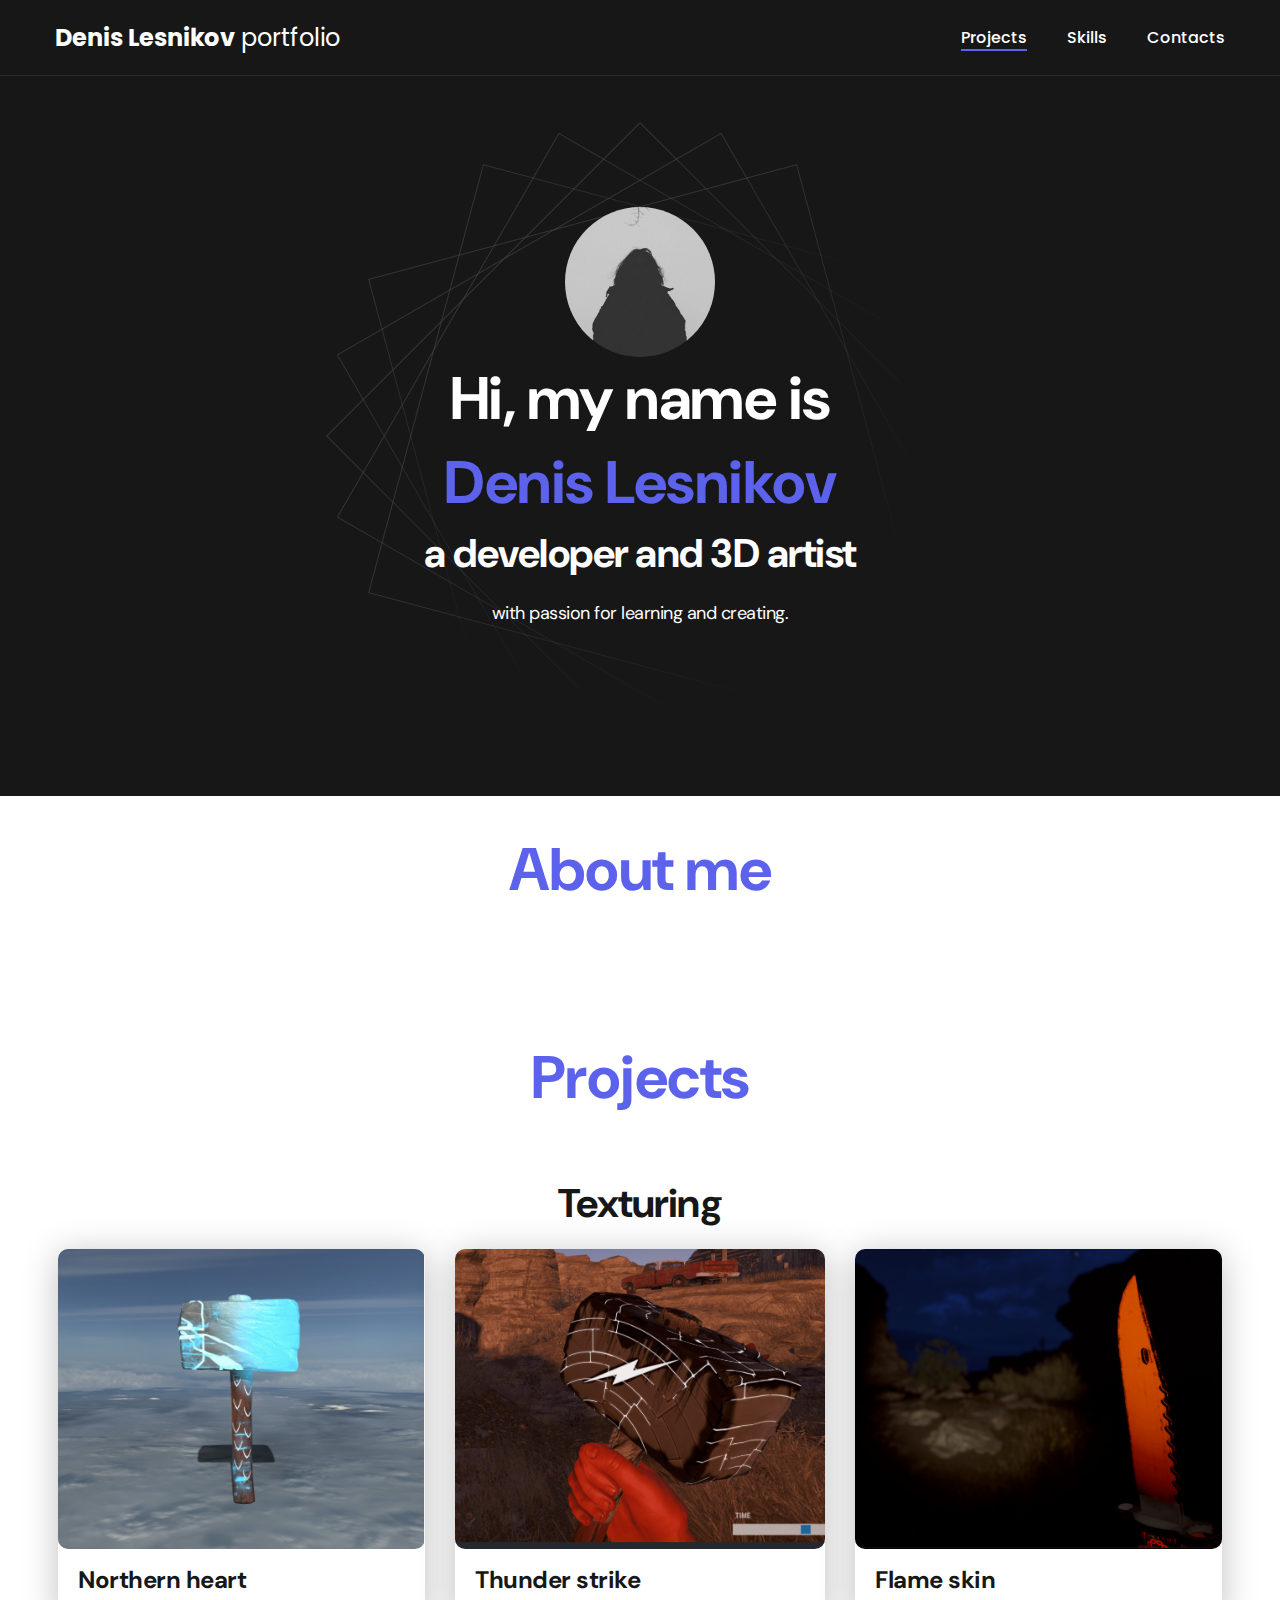
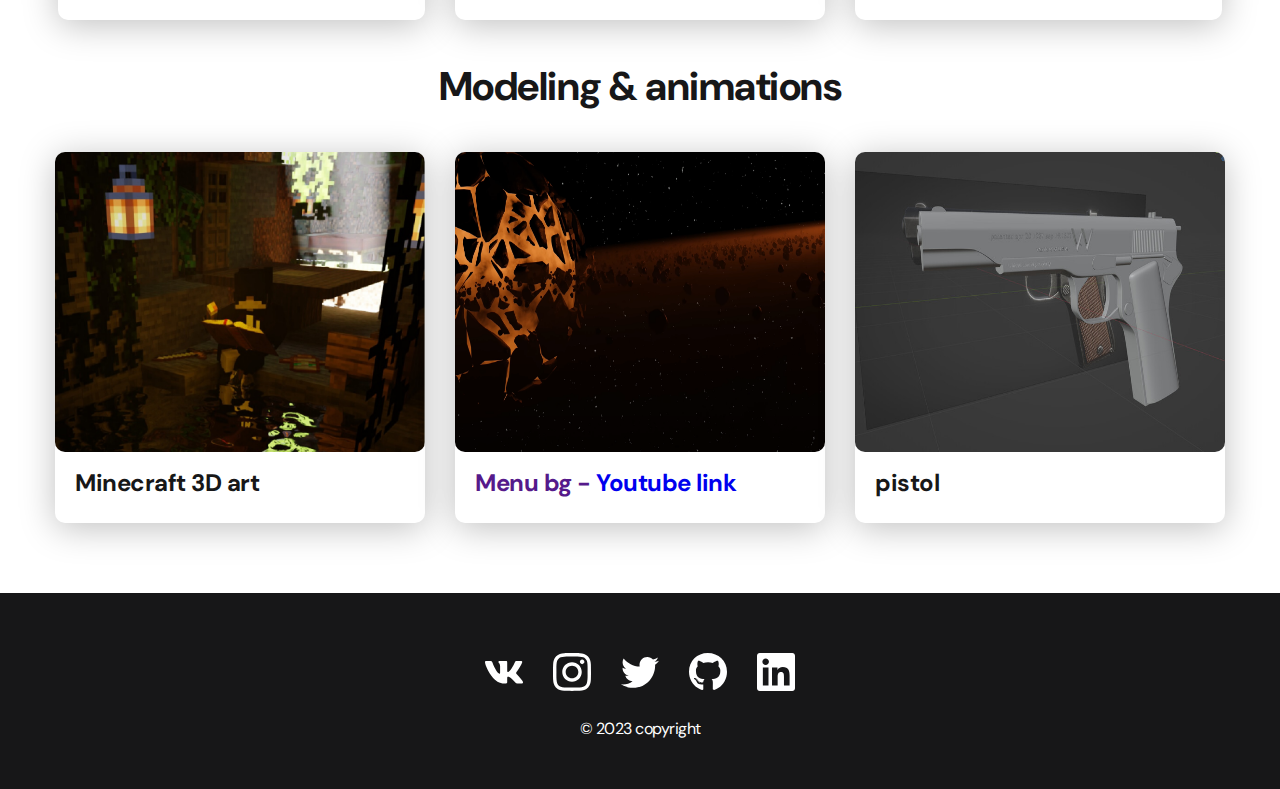
<file: index.html>
<!DOCTYPE html>
<html lang="en">
<head>
    <meta charset="UTF-8">
    <meta http-equiv="X-UA-Compatible" content="IE=edge">
    <meta name="viewport" content="width=device-width, initial-scale=1.0">
    <title>Denis Lesnikov - portfolio</title>
    <link rel="stylesheet" href="./css/main.css">
</head>
<body>
    <nav class="nav">
        <div class="container">
            <div class="nav-row">
                <a href="./index.html" class="logo"><strong>Denis Lesnikov</strong> portfolio</a>

               

                <ul class="nav-list">
                    <li class="nav-list__item"><a href="./index.html" class="nav-list__link nav-list__link--active">Projects</a></li>
                    <li class="nav-list__item"><a href="./skills.html" class="nav-list__link">Skills</a></li>
                    <li class="nav-list__item"><a href="./contacts.html" class="nav-list__link">Contacts</a></li>
                </ul>
            </div>
        </div>
    </nav>

    <header class="header">
        <div class="header__wrapper">
            <div class="avatar">
                <img  class= "avatar_img" src="img/avatar.jpg" alt="Avatar">
            </div>
            <h1 class="header__title">
                <strong>Hi, my name is <em><br>Denis Lesnikov</em></strong><br>
                a developer and 3D artist
            </h1>
            <div class="header__text">
                <p>with passion for learning and creating.</p>
            </div>
          
        </div>
    </header>
    <main class="section2">
        <div class="container">
            <h2 class="title-1">About me</h2>
        </div>
    </main>
    
    <main class="section">
        <div class="container">
            
            <h2 class="title-1">Projects</h2>
            <center><h2 class="title-2">Texturing</h2></center>
            <ul class="projects">

                <li class="project">
                    <a href="./project-page.html">
                        <img src="./img/projects/frozen.png" alt="Project img" class="project__img">
                        <h3 class="project__title">Northern heart</h3>
                    </a>
                </li>

                <li class="project">
                    <a href="./project-page.html">
                        <img src="./img/projects/thunder strike.png" alt="Project img" class="project__img">
                        <h3 class="project__title">Thunder strike</h3>
                    </a>
                </li>
                
                <li class="project">
                    <a href="./project-page.html">
                        <img src="./img/projects/flame.png" alt="Project img" class="project__img">
                        <h3 class="project__title">Flame skin</h3>
                    </a>
                </li>

            
            </ul>
            <center><h2 class="title-2 project2">Modeling & animations</h2></center>
            <ul class="projects">

                <li class="project">
                    <a href="./project-page.html">
                        <img src="./img/projects/Minecraft.jpg" alt="Project img" class="project__img">
                        <h3 class="project__title">Minecraft 3D art</h3>
                    </a>
                </li>

                <li class="project">
                    <a href="">
                        <img src="./img/projects/planeta.png" alt="Project img" class="project__img">
                        <h3 class="project__title">Menu bg - <a href="https://youtu.be/oAL6MAWAD1Q?t=140">Youtube link</a></h3>
                    </a>
                </li>
                
                <li class="project">
                    <a href="./project-page.html">
                        <img src="./img/projects/pistol.jpg" alt="Project img" class="project__img">
                        <h3 class="project__title">pistol</h3>
                    </a>
                </li>

            
            </ul>
        </div>
    </main>

    <footer class="footer">
        <div class="container">
            <div class="footer__wrapper">
                <ul class="social">
                    <li class="social__item"><a href="#!"><img src="./img/icons/vk.svg" alt="Link"></a></li>
                    <li class="social__item"><a href="#!"><img src="./img/icons/instagram.svg" alt="Link"></a></li>
                    <li class="social__item"><a href="#!"><img src="./img/icons/twitter.svg" alt="Link"></a></li>
                    <li class="social__item"><a href="#!"><img src="./img/icons/gitHub.svg" alt="Link"></a></li>
                    <li class="social__item"><a href="#!"><img src="./img/icons/linkedIn.svg" alt="Link"></a></li>
                </ul>
                <div class="copyright">
                    <p>© 2023 copyright</p>
                </div>
            </div>
        </div>
    </footer>

    <script src="./js/main.js"></script>

</body>
</html>
</file>
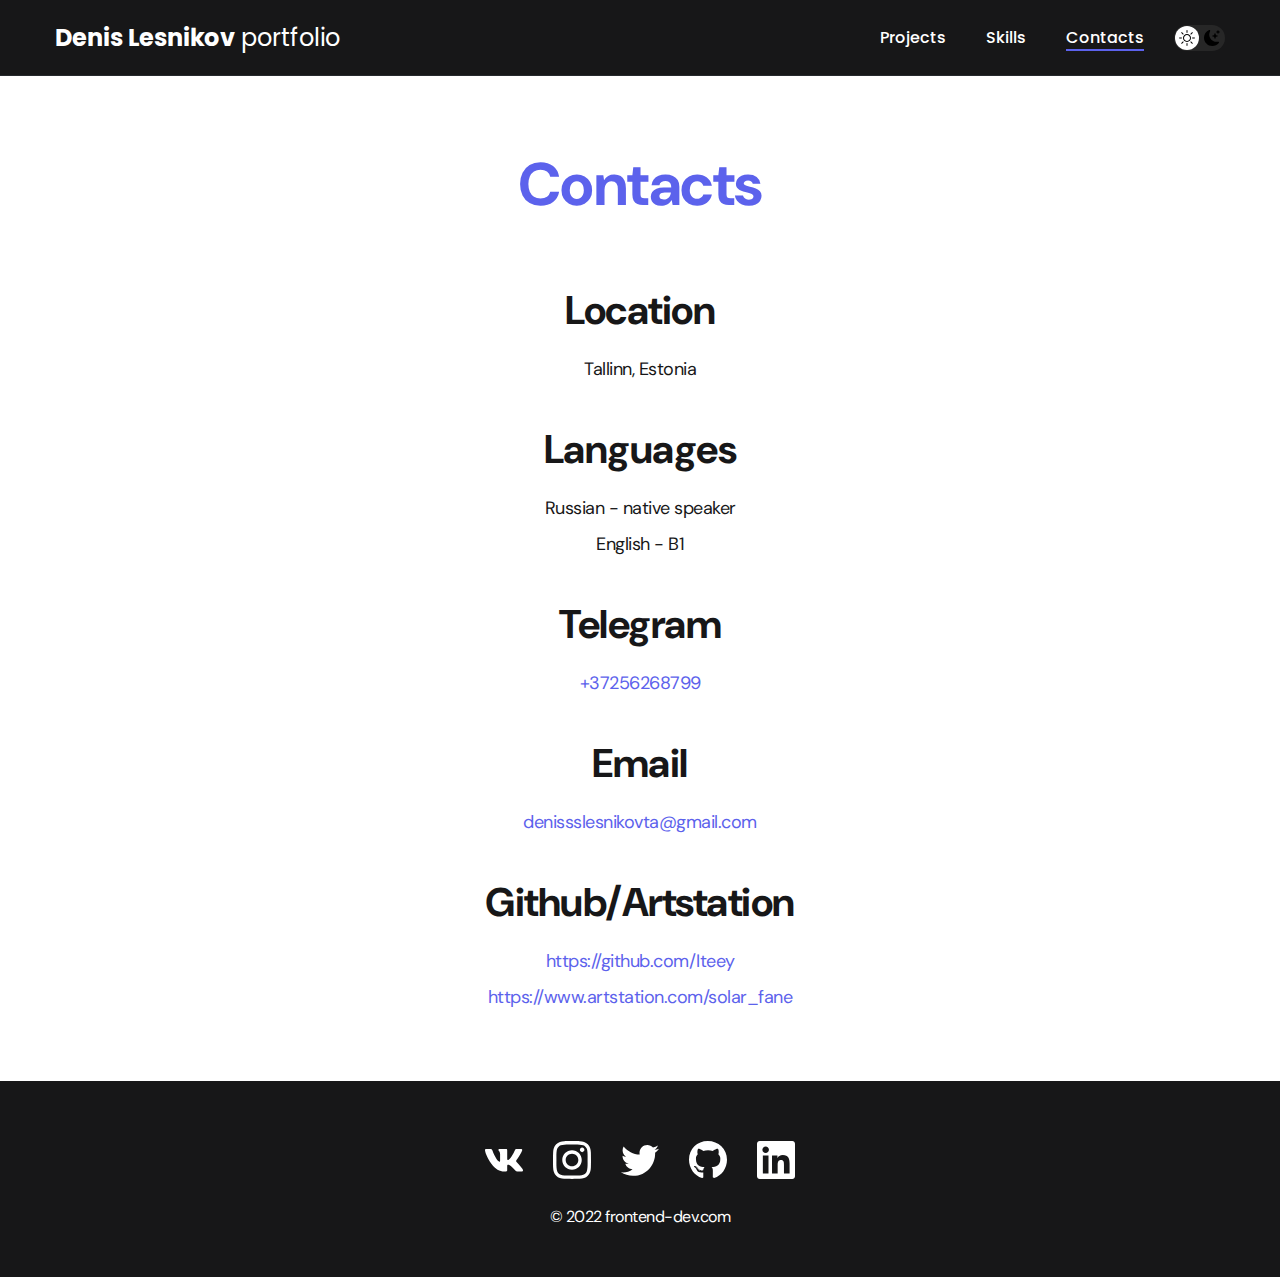
<file: contacts.html>
<!DOCTYPE html>
<html lang="en">
<head>
    <meta charset="UTF-8">
    <meta http-equiv="X-UA-Compatible" content="IE=edge">
    <meta name="viewport" content="width=device-width, initial-scale=1.0">
    <title>Freelancer portfolio</title>
    <link rel="stylesheet" href="./css/main.css">
</head>
<body>
    <nav class="nav">
        <div class="container">
            <div class="nav-row">
                <a href="./index.html" class="logo"><strong>Denis Lesnikov</strong> portfolio</a>

                <button class="dark-mode-btn">
                    <img src="./img/icons/sun.svg" alt="Light mode" class="dark-mode-btn__icon">
                    <img src="./img/icons/moon.svg" alt="Dark mode" class="dark-mode-btn__icon">
                </button>
                
                <ul class="nav-list">
                    <li class="nav-list__item"><a href="./index.html" class="nav-list__link">Projects</a></li>
                    <li class="nav-list__item"><a href="./skills.html" class="nav-list__link">Skills</a></li>
                    <li class="nav-list__item"><a href="./contacts.html" class="nav-list__link nav-list__link--active">Contacts</a></li>
                </ul>
            </div>
        </div>
    </nav>

    <main class="section">
        <div class="container">
                <h1 class="title-1">Contacts</h1>

                <ul class="content-list">
                    <li class="content-list__item">
                        <h2 class="title-2">Location</h2>
                        <p>Tallinn, Estonia</p>
                    </li>
                    <li class="content-list__item">
                        <h2 class="title-2">Languages</h2>
                        <p>Russian - native speaker</p>
                        <p>English - B1</p>
                    </li>
                    <li class="content-list__item">
                        <h2 class="title-2">Telegram</h2>
                        <p><a href="">+37256268799</a></p>
                    </li>
                    <li class="content-list__item">
                        <h2 class="title-2">Email</h2>
                        <p><a href="">denissslesnikovta@gmail.com</a></p>
                    </li>
                    <li class="content-list__item">
                        <h2 class="title-2">Github/Artstation</h2>
                        <p><a href="https://github.com/Iteey">https://github.com/Iteey</a></p>
                        <p><a href="https://www.artstation.com/solar_fane">https://www.artstation.com/solar_fane</a></p>
                    </li>
                </ul>

        </div>
    </main>

    <footer class="footer">
        <div class="container">
            <div class="footer__wrapper">
                <ul class="social">
                    <li class="social__item"><a href="#!"><img src="./img/icons/vk.svg" alt="Link"></a></li>
                    <li class="social__item"><a href="#!"><img src="./img/icons/instagram.svg" alt="Link"></a></li>
                    <li class="social__item"><a href="#!"><img src="./img/icons/twitter.svg" alt="Link"></a></li>
                    <li class="social__item"><a href="#!"><img src="./img/icons/gitHub.svg" alt="Link"></a></li>
                    <li class="social__item"><a href="#!"><img src="./img/icons/linkedIn.svg" alt="Link"></a></li>
                </ul>
                <div class="copyright">
                    <p>© 2022 frontend-dev.com</p>
                </div>
            </div>
        </div>
    </footer>

    <script src="./js/main.js"></script>

</body>
</html>
</file>
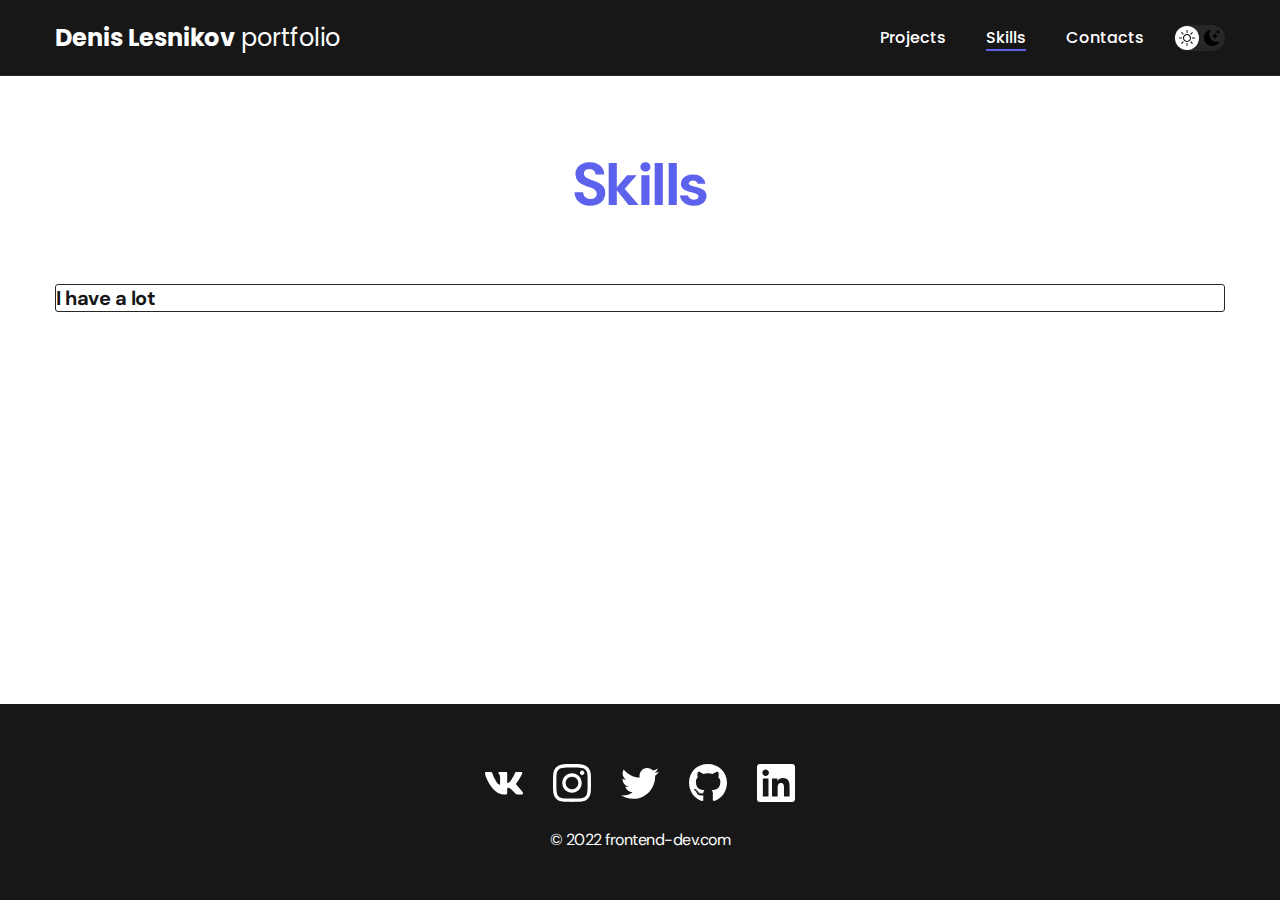
<file: skills.html>
<!DOCTYPE html>
<html lang="en">
<head>
    <meta charset="UTF-8">
    <meta http-equiv="X-UA-Compatible" content="IE=edge">
    <meta name="viewport" content="width=device-width, initial-scale=1.0">
    <title>Freelancer portfolio</title>
    <link rel="stylesheet" href="./css/main.css">
</head>
<body>
    <nav class="nav">
        <div class="container">
            <div class="nav-row">
                <a href="./index.html" class="logo"><strong>Denis Lesnikov</strong> portfolio</a>

                <button class="dark-mode-btn">
                    <img src="./img/icons/sun.svg" alt="Light mode" class="dark-mode-btn__icon">
                    <img src="./img/icons/moon.svg" alt="Dark mode" class="dark-mode-btn__icon">
                </button>

                <ul class="nav-list">
                    <li class="nav-list__item"><a href="./index.html" class="nav-list__link">Projects</a></li>
                    <li class="nav-list__item"><a href="./skills.html" class="nav-list__link nav-list__link--active">Skills</a></li>
                    <li class="nav-list__item"><a href="./contacts.html" class="nav-list__link">Contacts</a></li>
                </ul>
            </div>
        </div>
    </nav>

    <main class="section">
        <div class="container">
                <h1 class="title-1">Skills</h1>

                        <p class="skillsinfo"><b>I have a lot</p></b>

        </div>
    </main>

    <footer class="footer">
        <div class="container">
            <div class="footer__wrapper">
                <ul class="social">
                    <li class="social__item"><a href="#!"><img src="./img/icons/vk.svg" alt="Link"></a></li>
                    <li class="social__item"><a href="#!"><img src="./img/icons/instagram.svg" alt="Link"></a></li>
                    <li class="social__item"><a href="#!"><img src="./img/icons/twitter.svg" alt="Link"></a></li>
                    <li class="social__item"><a href="#!"><img src="./img/icons/gitHub.svg" alt="Link"></a></li>
                    <li class="social__item"><a href="#!"><img src="./img/icons/linkedIn.svg" alt="Link"></a></li>
                </ul>
                <div class="copyright">
                    <p>© 2022 frontend-dev.com</p>
                </div>
            </div>
        </div>
    </footer>

    <script src="./js/main.js"></script>

</body>
</html>
</file>
<file: css/main.css>
@import "./reset.css";
@import url('https://fonts.googleapis.com/css2?family=DM+Sans:wght@400;500;700&family=Poppins:wght@400;500;700&display=swap');

/*
font-family: 'DM Sans', sans-serif;
font-family: 'Poppins', sans-serif;
*/

/* * {
    border: 1px solid red;
} */

:root {
    --blackpure: #000;
    --black: #171718;
    --black-border: #26292D;
    --white: #fff;
    --purple: #5C62EC;

    --text-color: var(--black);

    --dark-bg: var(--black);
    --dark-border: var(--black-border);
    --header-text: var(--white);
    --accent: var(--purple);

    /* Light mode */
    --page-bg: var(--white);
    --text-color: var(--black);

    --title-1: var(--accent);

    --project-card-bg: var(--white);
    --project-card-text: var(--black);
    --box-shadow: 0px 5px 35px rgba(0, 0, 0, 0.25);
}

.dark {
     /* Dark mode */
    --page-bg: #252526;
    --text-color: var(--white);

    --title-1: var(--white);

    --project-card-bg: var(--black);
    --project-card-text: var(--white);
    --box-shadow: 0px 5px 35px rgba(0, 0, 0, 0.8);
}

html, body {
    display: flex;
    flex-direction: column;
    min-height: 100vh;

    font-family: 'DM Sans', sans-serif;
    letter-spacing: -0.5px;

    /* Light mode */
    background-color: var(--page-bg);
    color: var(--text-color);
}

/* General */

.container {
    margin: 0 auto;
    padding: 0 15px;
    max-width: 1200px;
}

.none {
    display: none !important;
}

.section {
    padding: 70px 0;
}

.title-1 {
    margin-bottom: 60px;

    font-size: 60px;
    font-weight: 700;
    line-height: 1.3;
    color: var(--title-1);
    text-align: center;
}

.title-2 {
    margin-bottom: 20px;

    font-size: 40px;
    font-weight: 700;
    line-height: 1.3;
}

/* Nav */

.nav {
    padding: 20px 0;
    border-bottom: 1px solid var(--dark-border);
    background-color: var(--dark-bg);
    color: var(--header-text);
    letter-spacing: normal;
}

.nav-row {
    display: flex;
    justify-content: flex-end;
    align-items: center;
    column-gap: 30px;
    row-gap: 20px;
    flex-wrap: wrap;
}

.logo {
    margin-right: auto;
    color: var(--header-text);
    font-size: 24px;
    font-family: 'Poppins', sans-serif;
}

.logo strong {
    font-weight: 700;
}

.nav-list {
    display: flex;
    flex-wrap: wrap;
    row-gap: 10px;
    align-items: center;
    column-gap: 40px;
    font-size: 16px;
    font-weight: 500;
    font-family: 'Poppins', sans-serif;
}

.nav-list__link {
    color: var(--header-text);
    transition: opacity 0.2s ease-in;
}

.nav-list__link:hover {
    opacity: 0.8;
}

.nav-list__link--active {
    position: relative;
}

.nav-list__link--active::before {
    content: "";

    position: absolute;
    left: 0;
    top: 100%;

    display: block;
    height: 2px;
    width: 100%;
    background-color: var(--accent);
}

/* Dark mode btn */

.dark-mode-btn {
    order: 9;

    position: relative;
    display: flex;
    justify-content: space-between;

    width: 51px;
    height: 26px;
    padding: 5px;

    border-radius: 50px;
    background-color: #272727;
}

.dark-mode-btn::before {
    content: "";

    position: absolute;
    top: 1px;
    left: 1px;

    display: block;
    width: 24px;
    height: 24px;

    border-radius: 50%;
    background-color: var(--white);

    transition: left 0.2s ease-in;
}

.dark-mode-btn--active::before {
    left: 26px;
}

.dark-mode-btn__icon {
    position: relative;
    z-index: 9;
}

/* Header */

.header {
    width:100% !important;
    display: flex;
    justify-content: center;
    align-items: center;
    height: 80dvh;
    background-color: var(--dark-bg);
    background-image: url('./../img/header-bg.png');
    background-repeat: no-repeat;
    background-size: auto;
    background-position: center center;

    color: var(--header-text);
    text-align: center;
}

.header__wrapper {
    padding: 0 15px;
    max-width: 660px;
}

.header__title {
    margin-bottom: 20px;
    font-size: 40px;
    font-weight: 700;
    line-height: 1.4;
}

.header__title strong {
    font-size: 60px;
    font-weight: 700;
}

.header__title em {
    font-style: normal;
    color: var(--accent);
}

.header__text {
    margin-bottom: 40px;
    font-size: 18px;
    line-height: 1.333;
}

.header__text p + p{
    margin-top: 0.5em;
}

/* Btn */

.btn {
    display: inline-block;
    height: 48px;
    padding: 12px 28px;

    border-radius: 5px;
    background-color: var(--accent);
    color: var(--white);
    letter-spacing: 0.15px;
    font-size: 16px;
    font-weight: 500;

    transition: opacity 0.2s ease-in;
}

.btn:hover {
    opacity: 0.8;
}

.btn:active {
    position: relative;
    top: 1px;
}

/* Btn outline */

.btn-outline {
    display: flex;
    column-gap: 10px;
    align-items: center;

    height: 48px;
    padding: 12px 20px;

    border-radius: 5px;
    border: 1px solid var(--blackpure);
    background-color: var(--white);
    color: var(--blackpure);

    transition: opacity 0.2s ease-in;
}

.btn-outline:hover {
    opacity: 0.8;
}

.btn-outline:active {
    position: relative;
    top: 1px;
}

/* Projects  */

.projects {
    display: flex;
    justify-content: center;
    flex-wrap: wrap;
    column-gap: 30px;
    row-gap: 30px;
}

.project {
    max-width: 370px;
    background-color: var(--project-card-bg);
    box-shadow: var(--box-shadow);
    border-radius: 10px;
}

.project__img {
    border-radius: 10px;
}

.project__title {
    padding: 15px 20px 25px;
    font-weight: 700;
    font-size: 24px;
    line-height: 1.3;
    color: var(--project-card-text);
}

/* Project details */

.project-details {
    margin: 0 auto;
    max-width: 865px;

    display: flex;
    flex-direction: column;
    align-items: center;

    text-align: center;
}

.project-details__cover {
    max-width: 100%;
    margin-bottom: 40px;

    box-shadow: 0px 5px 35px rgba(0, 0, 0, 0.25);
    border-radius: 10px;
}

.project-details__desc {
    margin-bottom: 30px;

    font-weight: 700;
    font-size: 24px;
    line-height: 1.3;
}

/* Content list */

.content-list {
    margin: 0 auto;
    max-width: 570px;
    display: flex;
    flex-direction: column;
    align-items: center;
    row-gap: 40px;
    text-align: center;
}

.content-list a {
    color: var(--accent);
}

.content-list__item {
    font-size: 18px;
    line-height: 1.5;
}

.content-list__item p + p {
    margin-top: 0.5em;
}

/* Footer */

.footer {
    margin-top: auto;
    padding: 60px 0 50px;
    background-color: var(--dark-bg);
    color: var(--header-text);
}

.footer__wrapper {
    display: flex;
    flex-direction: column;
    align-items: center;
    row-gap: 27px;
}

.social {
    display: flex;
    column-gap: 30px;
    align-items: center;
}

.copyright {
    font-size: 16px;
}

.copyright p + p {
    margin-top: 0.5em;
}
.avatar_img{
    border-radius: 50%;
    width: 150px; height: 150px;
}

@media (max-width: 620px) {

    /* Header  */

    .header {
        min-height: unset;
    }

    .header__title {
        font-size: 30px;
    }

    .header__title strong {
        font-size: 40px;
    }

    /* Nav */

    .nav-row {
        justify-content: space-between;
    }

    .dark-mode-btn {
        order: 0;
    }

    /* General */

    .section {
        padding: 40px 0;
    }

    .title-1 {
        margin-bottom: 30px;
        font-size: 40px;
    }

    .title-2 {
        margin-bottom: 10px;
        font-size: 30px;
    }

    /* Projects */

    .project__title {
        font-size: 22px;
    }

    /* Project page */

    .project-details__desc {
        margin-bottom: 20px;
        font-size: 22px;
    }

    /* Content List */

    .content-list {
        row-gap: 20px;
    }

    .content-list__item {
        font-size: 16px;
    }

    /* Footer */

    .footer {
        padding: 40px 0 30px;
    }

    .footer__wrapper {
        row-gap: 20px;
    }

    /* Social */

    .social {
        column-gap: 20px;
    }

    .social__item {
        width: 28px;
    }
  

}
.section2{
    margin-top:35px;
}
.skillsinfo{
    font-size:20px;
    border: 1px solid #272727;
    border-radius: 3px;
}
.project img{
    height:300px;
}
.project2{
    padding-top: 40px;
    padding-bottom: 20px;
}
</file>
